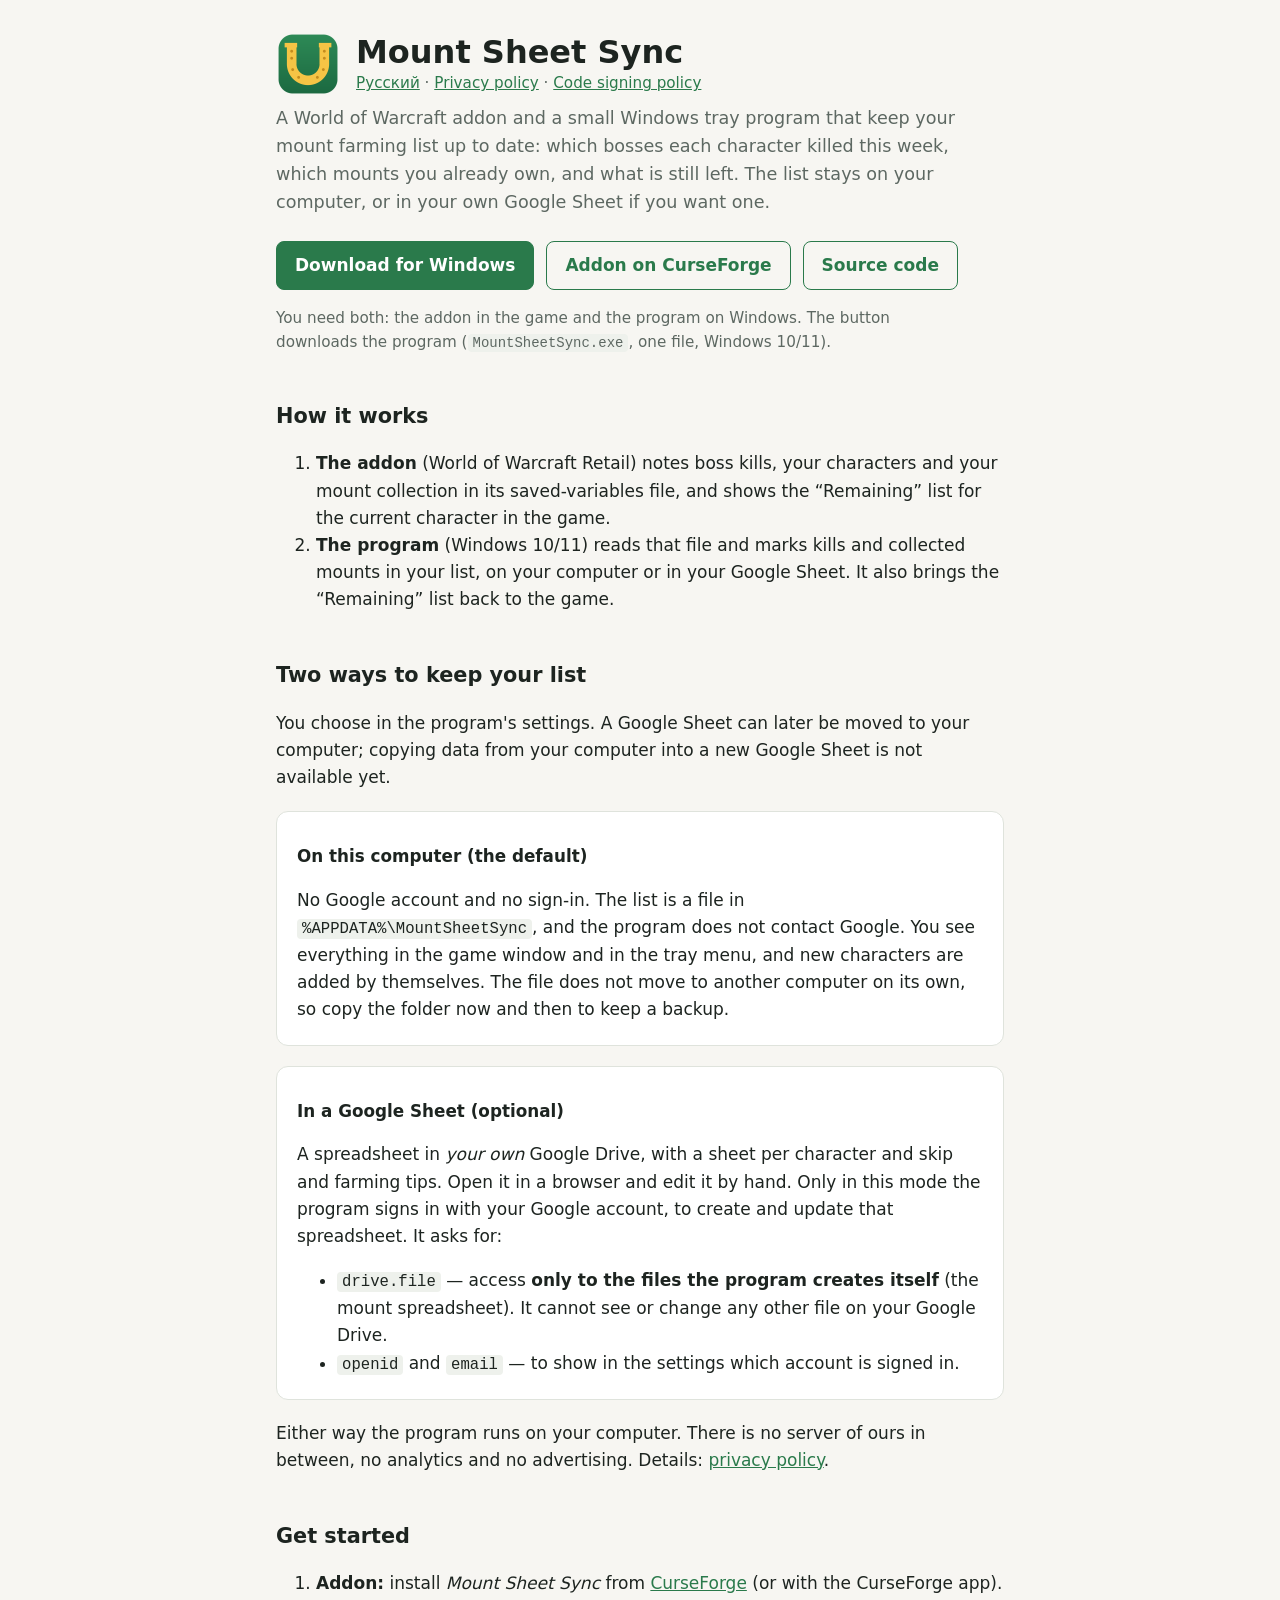
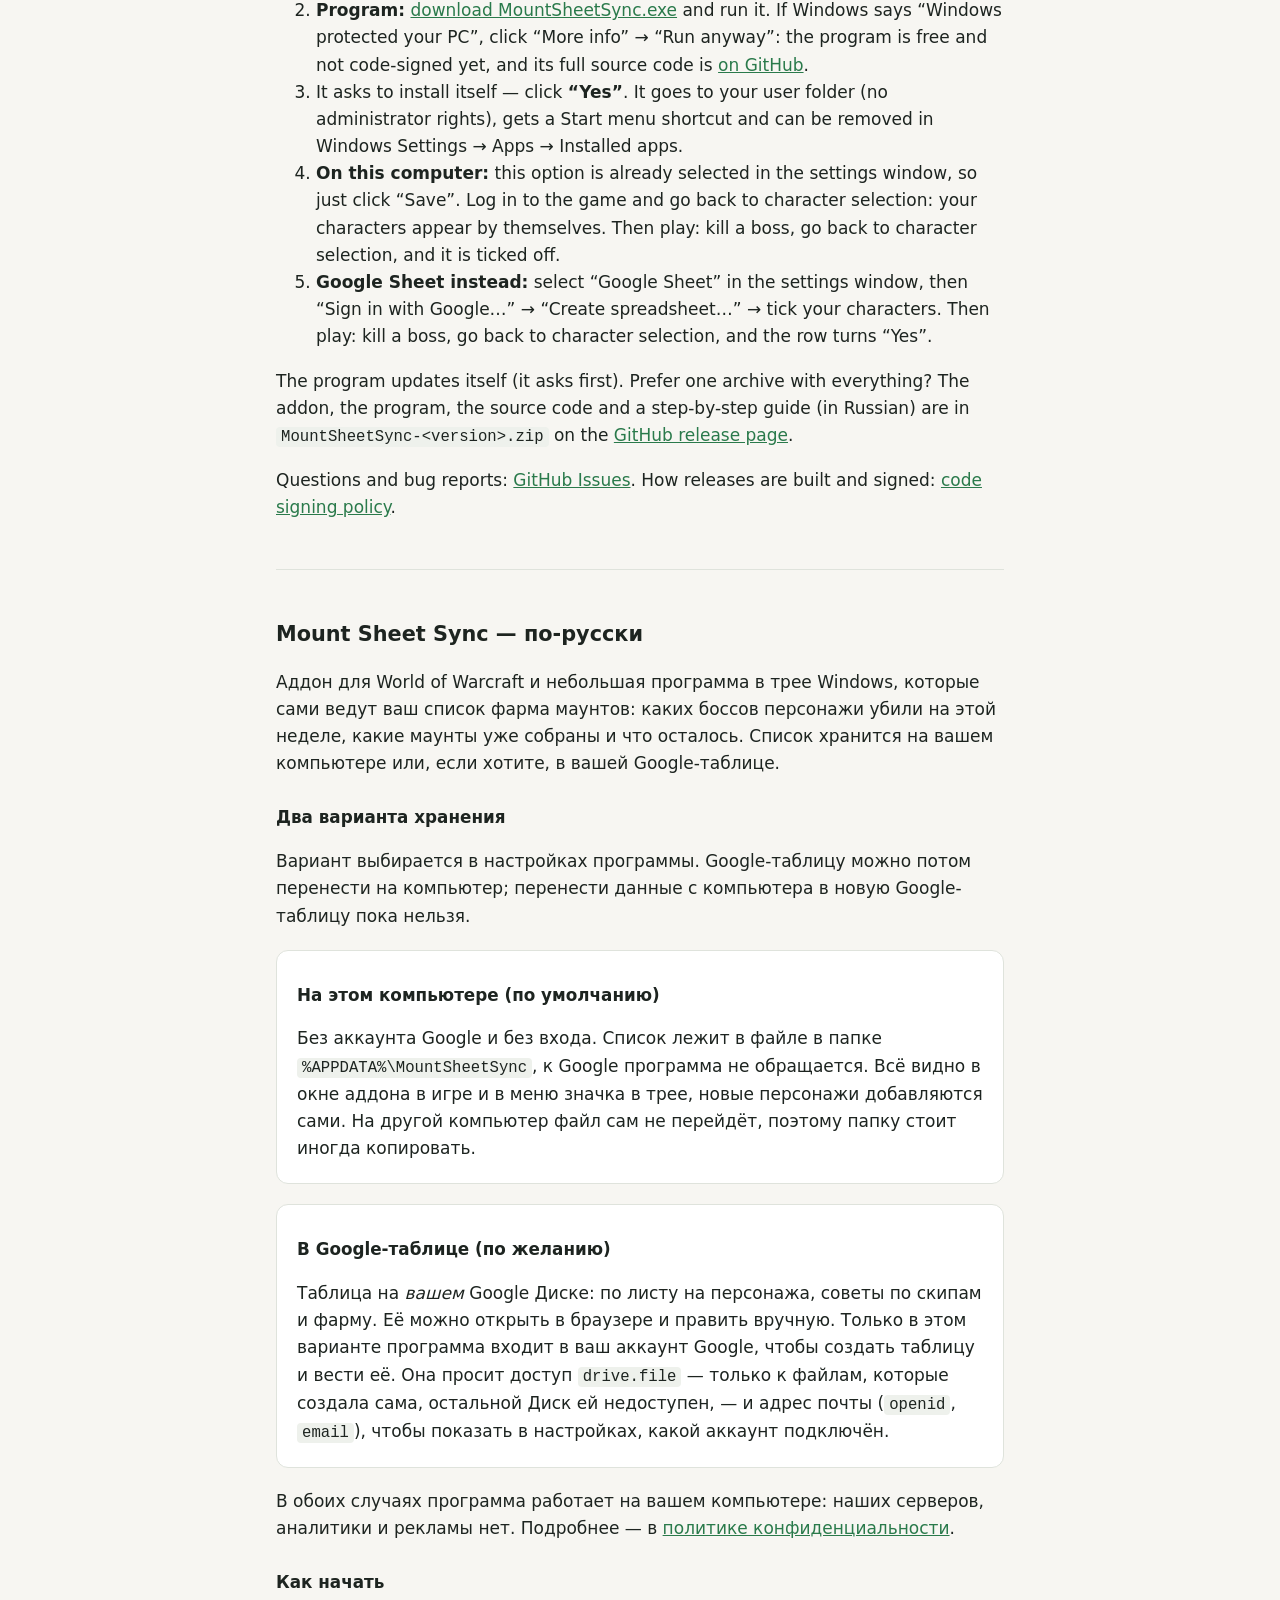
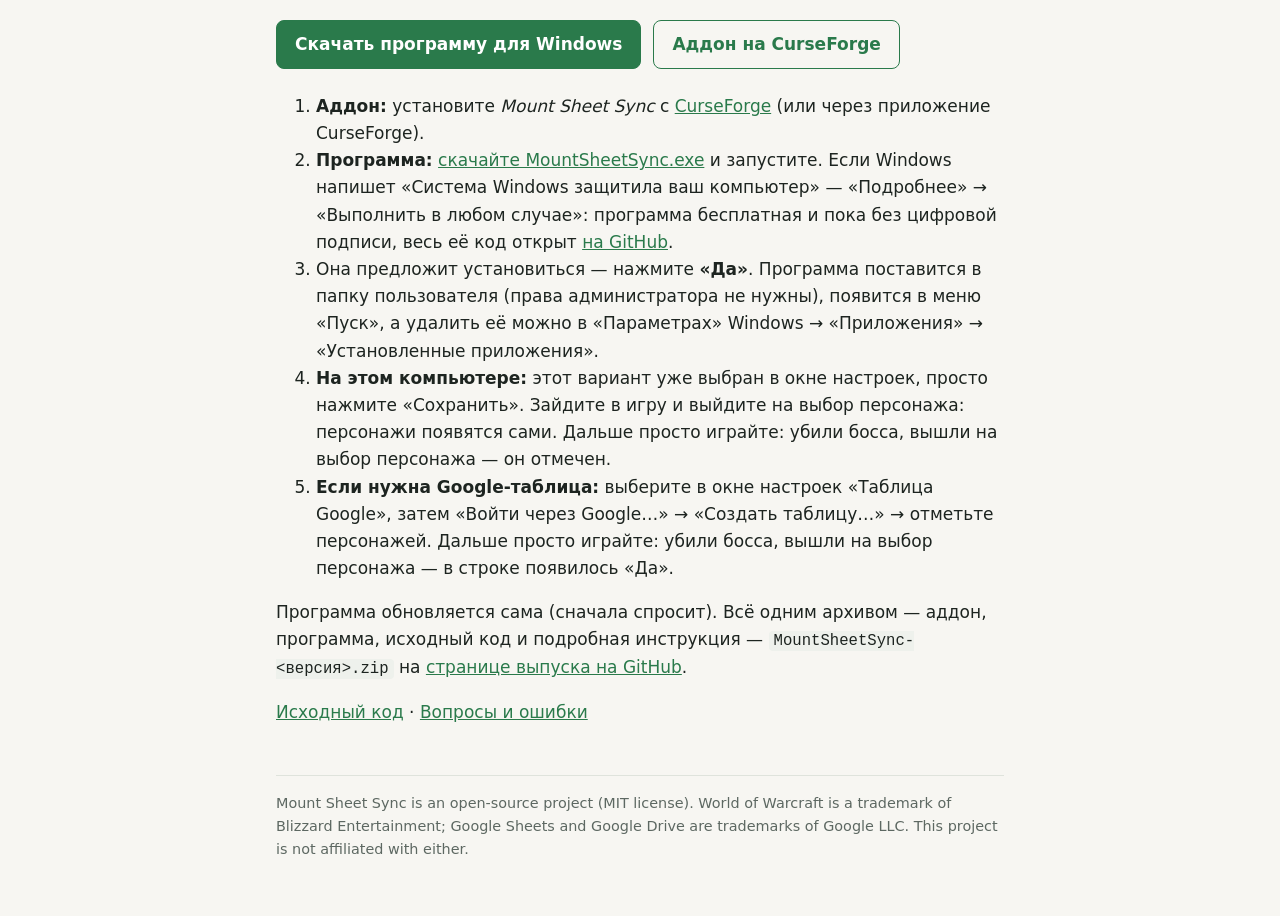
<file: index.html>
<!doctype html>
<html lang="en">
<head>
<meta charset="utf-8">
<meta name="google-site-verification" content="HjjL_WrsnBHlThyc2jDRRkX_22MiPHdkxiM_3FD29Pc">
<meta name="viewport" content="width=device-width, initial-scale=1">
<title>Mount Sheet Sync</title>
<meta name="description" content="A World of Warcraft addon and a Windows tray program that track mount farming across your characters: on your computer, or in a Google Sheet if you want one.">
<link rel="icon" href="favicon.png">
<link rel="stylesheet" href="style.css">
</head>
<body>
<main>
<header>
  <img src="logo.png" alt="">
  <div>
    <h1>Mount Sheet Sync</h1>
    <div class="langs"><a href="#ru">Русский</a> · <a href="privacy.html">Privacy policy</a> · <a href="code-signing.html">Code signing policy</a></div>
  </div>
</header>
<p class="lead">A World of Warcraft addon and a small Windows tray program that keep your mount farming list up to
date: which bosses each character killed this week, which mounts you already own, and what is still left. The list stays
on your computer, or in your own Google Sheet if you want one.</p>

<div class="buttons">
  <a class="button primary" href="https://github.com/Zlodyaga/mount-sheet-sync/releases/latest/download/MountSheetSync.exe">Download for Windows</a>
  <a class="button" href="https://www.curseforge.com/wow/addons/mount-sheet-sync">Addon on CurseForge</a>
  <a class="button" href="https://github.com/Zlodyaga/mount-sheet-sync">Source code</a>
</div>
<p class="hint">You need both: the addon in the game and the program on Windows. The button downloads the program
(<code>MountSheetSync.exe</code>, one file, Windows 10/11).</p>

<h2>How it works</h2>
<ol>
  <li><strong>The addon</strong> (World of Warcraft Retail) notes boss kills, your characters and your mount collection
    in its saved-variables file, and shows the “Remaining” list for the current character in the game.</li>
  <li><strong>The program</strong> (Windows 10/11) reads that file and marks kills and collected mounts in your list, on your
    computer or in your Google Sheet. It also brings the “Remaining” list back to the game.</li>
</ol>

<h2>Two ways to keep your list</h2>
<p>You choose in the program's settings. A Google Sheet can later be moved to your computer; copying data from your
computer into a new Google Sheet is not available yet.</p>
<div class="card">
<h3>On this computer (the default)</h3>
<p>No Google account and no sign-in. The list is a file in <code>%APPDATA%\MountSheetSync</code>, and the program does not
contact Google. You see everything in the game window and in the tray menu, and new characters are added by themselves.
The file does not move to another computer on its own, so copy the folder now and then to keep a backup.</p>
</div>
<div class="card">
<h3>In a Google Sheet (optional)</h3>
<p>A spreadsheet in <em>your own</em> Google Drive, with a sheet per character and skip and farming tips. Open it in a
browser and edit it by hand. Only in this mode the program signs in with your Google account, to create and update that
spreadsheet. It asks for:</p>
<ul>
  <li><code>drive.file</code> — access <strong>only to the files the program creates itself</strong>
    (the mount spreadsheet). It cannot see or change any other file on your Google Drive.</li>
  <li><code>openid</code> and <code>email</code> — to show in the settings which account is signed in.</li>
</ul>
</div>
<p>Either way the program runs on your computer. There is no server of ours in between, no analytics and no advertising.
Details: <a href="privacy.html">privacy policy</a>.</p>

<h2>Get started</h2>
<ol>
  <li><strong>Addon:</strong> install <em>Mount Sheet Sync</em> from <a href="https://www.curseforge.com/wow/addons/mount-sheet-sync">CurseForge</a> (or with the
    CurseForge app).</li>
  <li><strong>Program:</strong> <a href="https://github.com/Zlodyaga/mount-sheet-sync/releases/latest/download/MountSheetSync.exe">download MountSheetSync.exe</a> and run it.
    If Windows says “Windows protected your PC”, click “More info” → “Run anyway”: the program is free and not
    code-signed yet, and its full source code is <a href="https://github.com/Zlodyaga/mount-sheet-sync">on GitHub</a>.</li>
  <li>It asks to install itself — click <strong>“Yes”</strong>. It goes to your user folder (no administrator rights),
    gets a Start menu shortcut and can be removed in Windows Settings → Apps → Installed apps.</li>
  <li><strong>On this computer:</strong> this option is already selected in the settings window, so just click “Save”. Log in
    to the game and go back to character selection: your characters appear by themselves. Then play: kill a boss, go
    back to character selection, and it is ticked off.</li>
  <li><strong>Google Sheet instead:</strong> select “Google Sheet” in the settings window, then “Sign in with Google…” →
    “Create spreadsheet…” → tick your characters. Then play: kill a boss, go back to character selection, and the row
    turns “Yes”.</li>
</ol>
<p>The program updates itself (it asks first). Prefer one archive with everything? The addon, the program, the source
code and a step-by-step guide (in Russian) are in <code>MountSheetSync-&lt;version&gt;.zip</code> on the
<a href="https://github.com/Zlodyaga/mount-sheet-sync/releases/latest">GitHub release page</a>.</p>
<p>Questions and bug reports: <a href="https://github.com/Zlodyaga/mount-sheet-sync/issues">GitHub Issues</a>.
How releases are built and signed: <a href="code-signing.html">code signing policy</a>.</p>

<hr>

<section id="ru" lang="ru">
<h2>Mount Sheet Sync — по-русски</h2>
<p>Аддон для World of Warcraft и небольшая программа в трее Windows, которые сами ведут ваш список фарма маунтов:
каких боссов персонажи убили на этой неделе, какие маунты уже собраны и что осталось. Список хранится на вашем
компьютере или, если хотите, в вашей Google-таблице.</p>
<h3>Два варианта хранения</h3>
<p>Вариант выбирается в настройках программы. Google-таблицу можно потом перенести на компьютер; перенести данные с
компьютера в новую Google-таблицу пока нельзя.</p>
<div class="card">
<h3>На этом компьютере (по умолчанию)</h3>
<p>Без аккаунта Google и без входа. Список лежит в файле в папке <code>%APPDATA%\MountSheetSync</code>, к Google программа
не обращается. Всё видно в окне аддона в игре и в меню значка в трее, новые персонажи добавляются сами. На другой
компьютер файл сам не перейдёт, поэтому папку стоит иногда копировать.</p>
</div>
<div class="card">
<h3>В Google-таблице (по желанию)</h3>
<p>Таблица на <em>вашем</em> Google Диске: по листу на персонажа, советы по скипам и фарму. Её можно открыть в браузере и
править вручную. Только в этом варианте программа входит в ваш аккаунт Google, чтобы создать таблицу и вести её. Она
просит доступ <code>drive.file</code> — только к файлам, которые создала сама, остальной Диск ей недоступен, — и адрес
почты (<code>openid</code>, <code>email</code>), чтобы показать в настройках, какой аккаунт подключён.</p>
</div>
<p>В обоих случаях программа работает на вашем компьютере: наших серверов, аналитики и рекламы нет. Подробнее — в
<a href="privacy.html#ru">политике конфиденциальности</a>.</p>
<h3>Как начать</h3>
<div class="buttons">
  <a class="button primary" href="https://github.com/Zlodyaga/mount-sheet-sync/releases/latest/download/MountSheetSync.exe">Скачать программу для Windows</a>
  <a class="button" href="https://www.curseforge.com/wow/addons/mount-sheet-sync">Аддон на CurseForge</a>
</div>
<ol>
  <li><strong>Аддон:</strong> установите <em>Mount Sheet Sync</em> с <a href="https://www.curseforge.com/wow/addons/mount-sheet-sync">CurseForge</a> (или через
    приложение CurseForge).</li>
  <li><strong>Программа:</strong> <a href="https://github.com/Zlodyaga/mount-sheet-sync/releases/latest/download/MountSheetSync.exe">скачайте MountSheetSync.exe</a> и запустите. Если Windows напишет
    «Система Windows защитила ваш компьютер» — «Подробнее» → «Выполнить в любом случае»: программа бесплатная и пока
    без цифровой подписи, весь её код открыт <a href="https://github.com/Zlodyaga/mount-sheet-sync">на GitHub</a>.</li>
  <li>Она предложит установиться — нажмите <strong>«Да»</strong>. Программа поставится в папку пользователя (права
    администратора не нужны), появится в меню «Пуск», а удалить её можно в «Параметрах» Windows → «Приложения» →
    «Установленные приложения».</li>
  <li><strong>На этом компьютере:</strong> этот вариант уже выбран в окне настроек, просто нажмите «Сохранить». Зайдите в
    игру и выйдите на выбор персонажа: персонажи появятся сами. Дальше просто играйте: убили босса, вышли на выбор
    персонажа — он отмечен.</li>
  <li><strong>Если нужна Google-таблица:</strong> выберите в окне настроек «Таблица Google», затем «Войти через Google…» →
    «Создать таблицу…» → отметьте персонажей. Дальше просто играйте: убили босса, вышли на выбор персонажа — в строке
    появилось «Да».</li>
</ol>
<p>Программа обновляется сама (сначала спросит). Всё одним архивом — аддон, программа, исходный код и подробная
инструкция — <code>MountSheetSync-&lt;версия&gt;.zip</code> на <a href="https://github.com/Zlodyaga/mount-sheet-sync/releases/latest">странице выпуска на GitHub</a>.</p>
<p><a href="https://github.com/Zlodyaga/mount-sheet-sync">Исходный код</a> ·
<a href="https://github.com/Zlodyaga/mount-sheet-sync/issues">Вопросы и ошибки</a></p>
</section>

<footer>
Mount Sheet Sync is an open-source project (MIT license). World of Warcraft is a trademark of Blizzard Entertainment;
Google Sheets and Google Drive are trademarks of Google LLC. This project is not affiliated with either.
</footer>
</main>
</body>
</html>
</file>
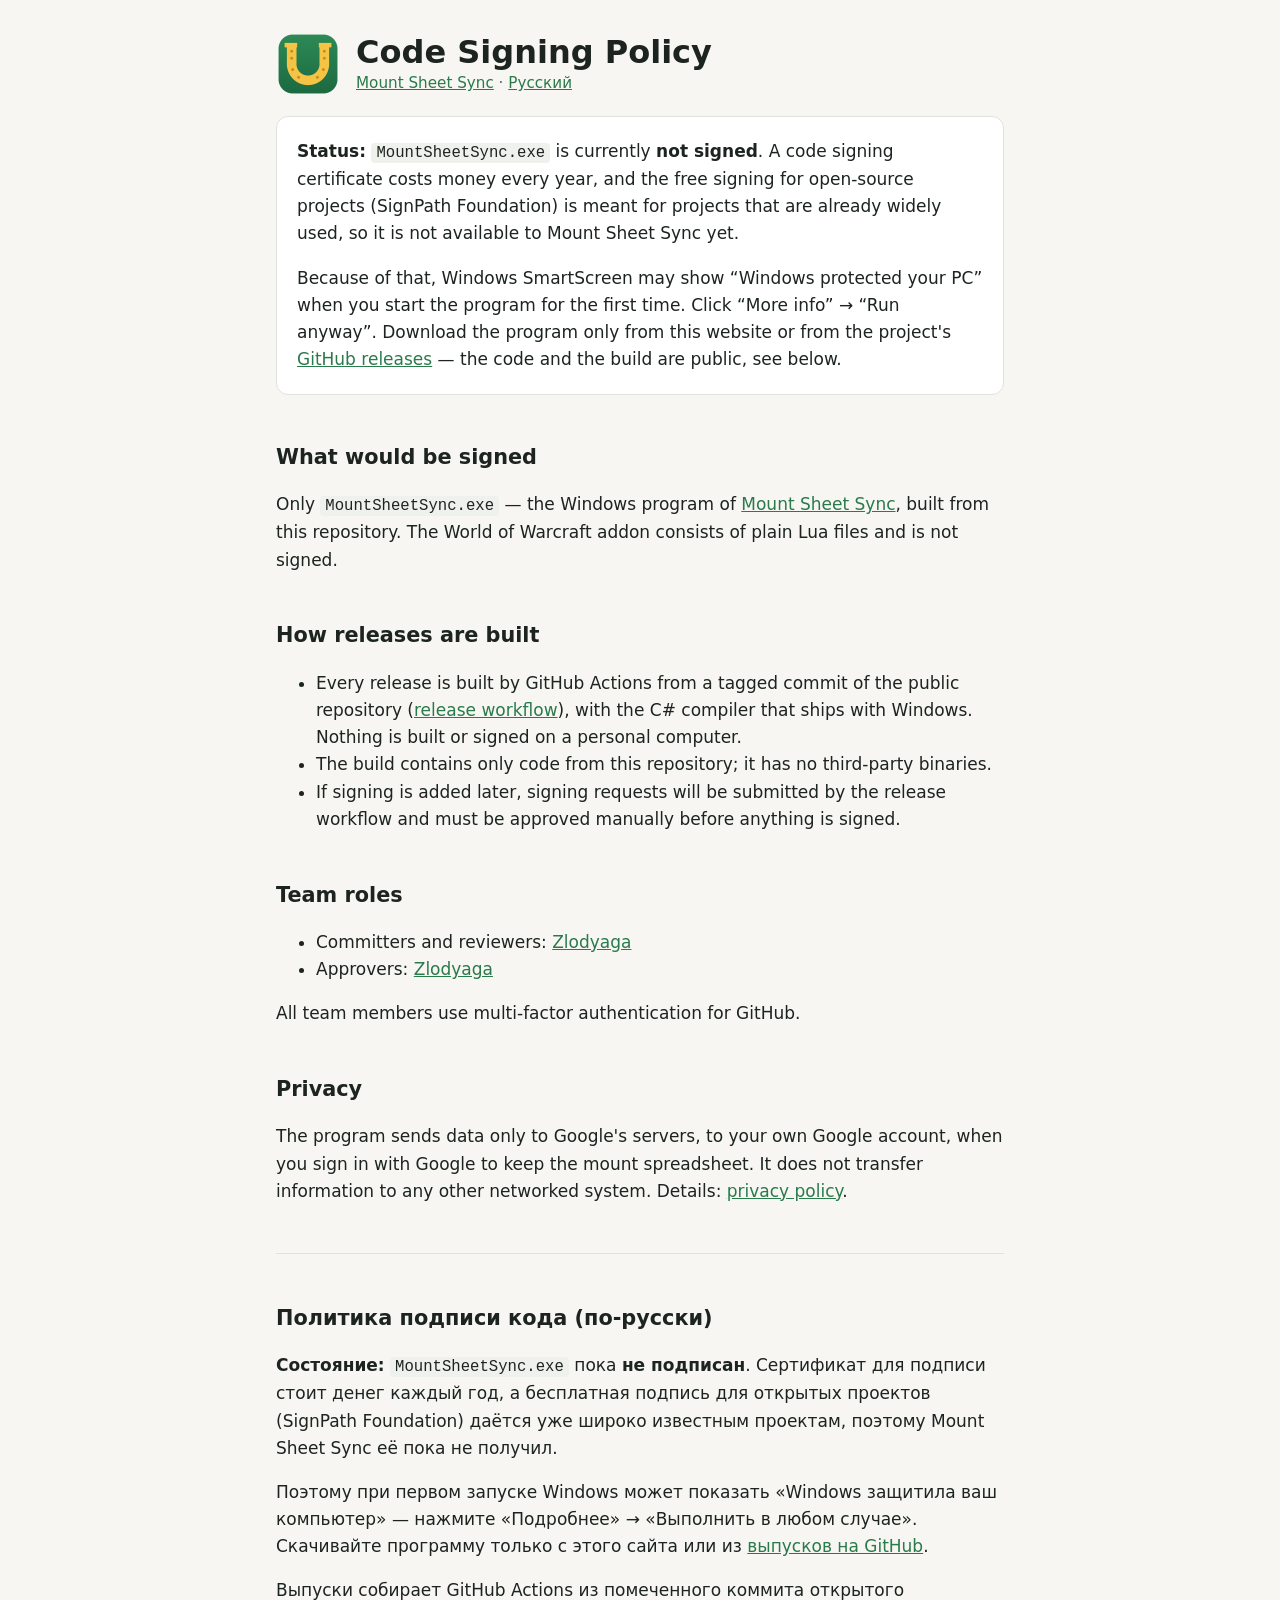
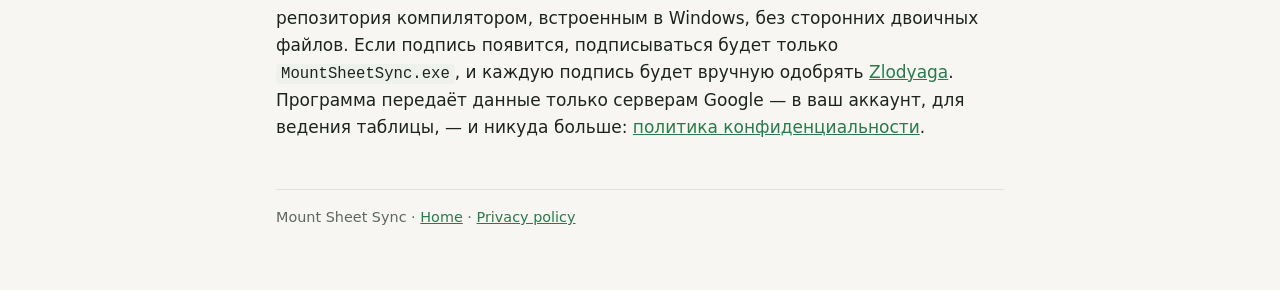
<file: code-signing.html>
<!doctype html>
<html lang="en">
<head>
<meta charset="utf-8">
<meta name="google-site-verification" content="HjjL_WrsnBHlThyc2jDRRkX_22MiPHdkxiM_3FD29Pc">
<meta name="viewport" content="width=device-width, initial-scale=1">
<title>Code Signing Policy · Mount Sheet Sync</title>
<link rel="icon" href="favicon.png">
<link rel="stylesheet" href="style.css">
</head>
<body>
<main>
<header>
  <img src="logo.png" alt="">
  <div>
    <h1>Code Signing Policy</h1>
    <div class="langs"><a href="index.html">Mount Sheet Sync</a> · <a href="#ru">Русский</a></div>
  </div>
</header>

<div class="card">
<p><strong>Status:</strong> <code>MountSheetSync.exe</code> is currently <strong>not signed</strong>. A code signing
certificate costs money every year, and the free signing for open-source projects (SignPath Foundation) is meant for
projects that are already widely used, so it is not available to Mount Sheet Sync yet.</p>
<p>Because of that, Windows SmartScreen may show “Windows protected your PC” when you start the program for the first
time. Click “More info” → “Run anyway”. Download the program only from this website or from the project's
<a href="https://github.com/Zlodyaga/mount-sheet-sync/releases">GitHub releases</a> — the code and the build are public,
see below.</p>
</div>

<h2>What would be signed</h2>
<p>Only <code>MountSheetSync.exe</code> — the Windows program of
<a href="https://github.com/Zlodyaga/mount-sheet-sync">Mount Sheet Sync</a>, built from this repository. The World of
Warcraft addon consists of plain Lua files and is not signed.</p>

<h2>How releases are built</h2>
<ul>
  <li>Every release is built by GitHub Actions from a tagged commit of the public repository
    (<a href="https://github.com/Zlodyaga/mount-sheet-sync/blob/main/.github/workflows/release.yml">release workflow</a>),
    with the C# compiler that ships with Windows. Nothing is built or signed on a personal computer.</li>
  <li>The build contains only code from this repository; it has no third-party binaries.</li>
  <li>If signing is added later, signing requests will be submitted by the release workflow and must be approved
    manually before anything is signed.</li>
</ul>

<h2>Team roles</h2>
<ul>
  <li>Committers and reviewers: <a href="https://github.com/Zlodyaga">Zlodyaga</a></li>
  <li>Approvers: <a href="https://github.com/Zlodyaga">Zlodyaga</a></li>
</ul>
<p>All team members use multi-factor authentication for GitHub.</p>

<h2>Privacy</h2>
<p>The program sends data only to Google's servers, to your own Google account, when you sign in with Google to keep the
mount spreadsheet. It does not transfer information to any other networked system. Details:
<a href="privacy.html">privacy policy</a>.</p>

<hr>
<section id="ru" lang="ru">
<h2>Политика подписи кода (по-русски)</h2>
<p><strong>Состояние:</strong> <code>MountSheetSync.exe</code> пока <strong>не подписан</strong>. Сертификат для
подписи стоит денег каждый год, а бесплатная подпись для открытых проектов (SignPath Foundation) даётся уже широко
известным проектам, поэтому Mount Sheet Sync её пока не получил.</p>
<p>Поэтому при первом запуске Windows может показать «Windows защитила ваш компьютер» — нажмите «Подробнее» →
«Выполнить в любом случае». Скачивайте программу только с этого сайта или из
<a href="https://github.com/Zlodyaga/mount-sheet-sync/releases">выпусков на GitHub</a>.</p>
<p>Выпуски собирает GitHub Actions из помеченного коммита открытого репозитория компилятором, встроенным в Windows,
без сторонних двоичных файлов. Если подпись появится, подписываться будет только <code>MountSheetSync.exe</code>, и
каждую подпись будет вручную одобрять <a href="https://github.com/Zlodyaga">Zlodyaga</a>. Программа передаёт данные только серверам Google — в ваш аккаунт,
для ведения таблицы, — и никуда больше: <a href="privacy.html#ru">политика конфиденциальности</a>.</p>
</section>

<footer>Mount Sheet Sync · <a href="index.html">Home</a> · <a href="privacy.html">Privacy policy</a></footer>
</main>
</body>
</html>
</file>
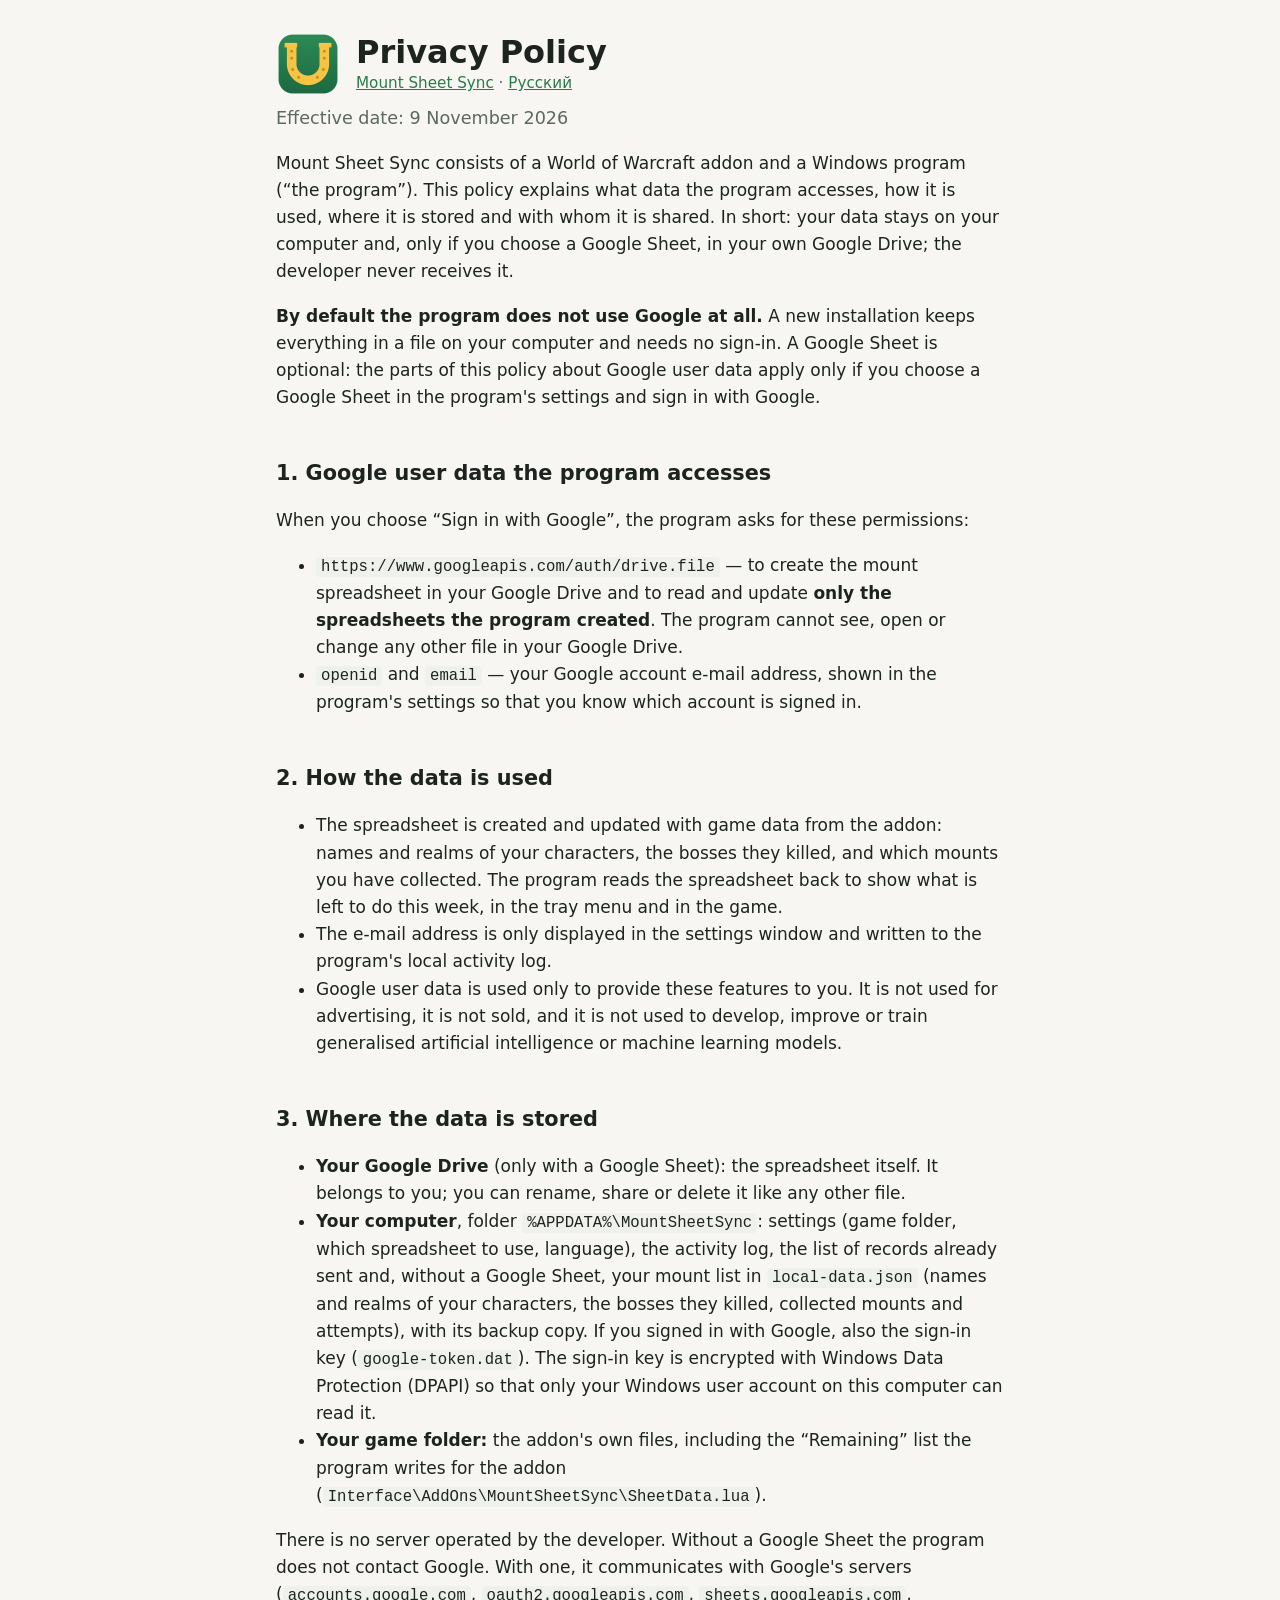
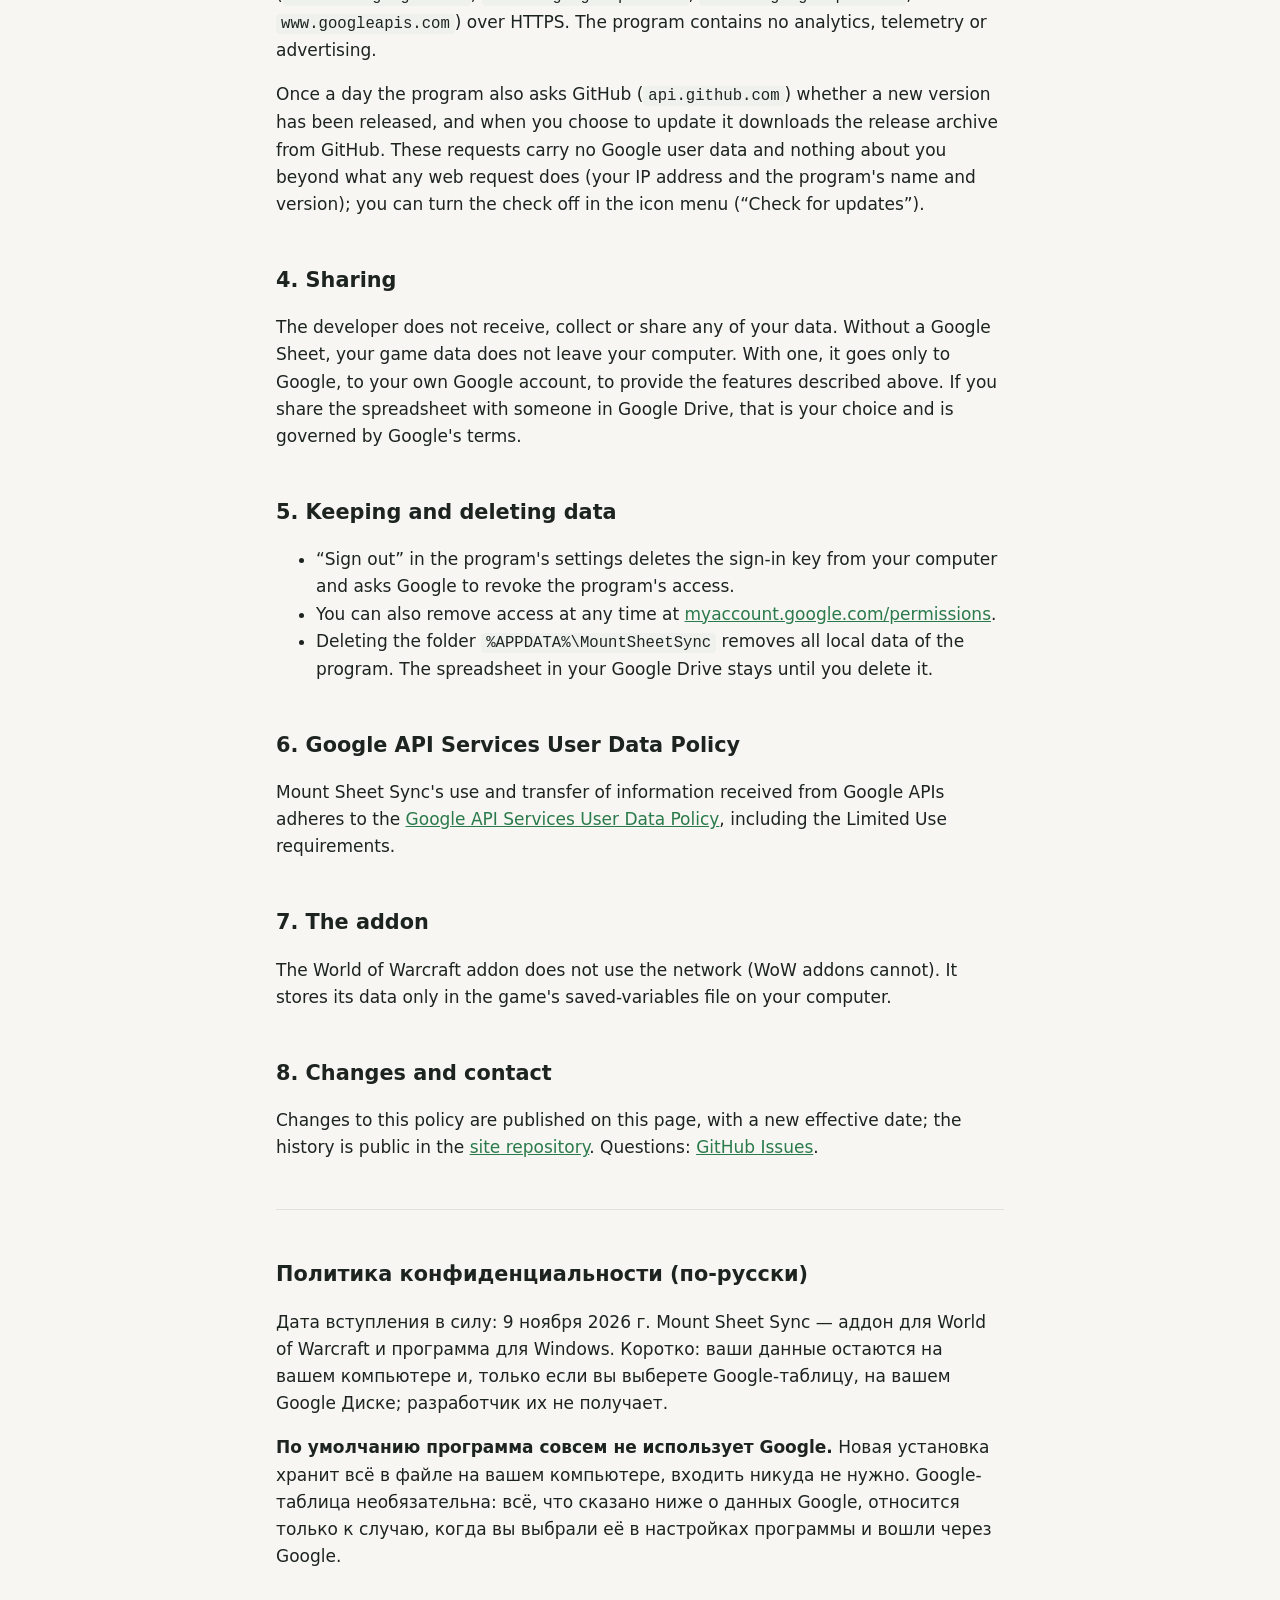
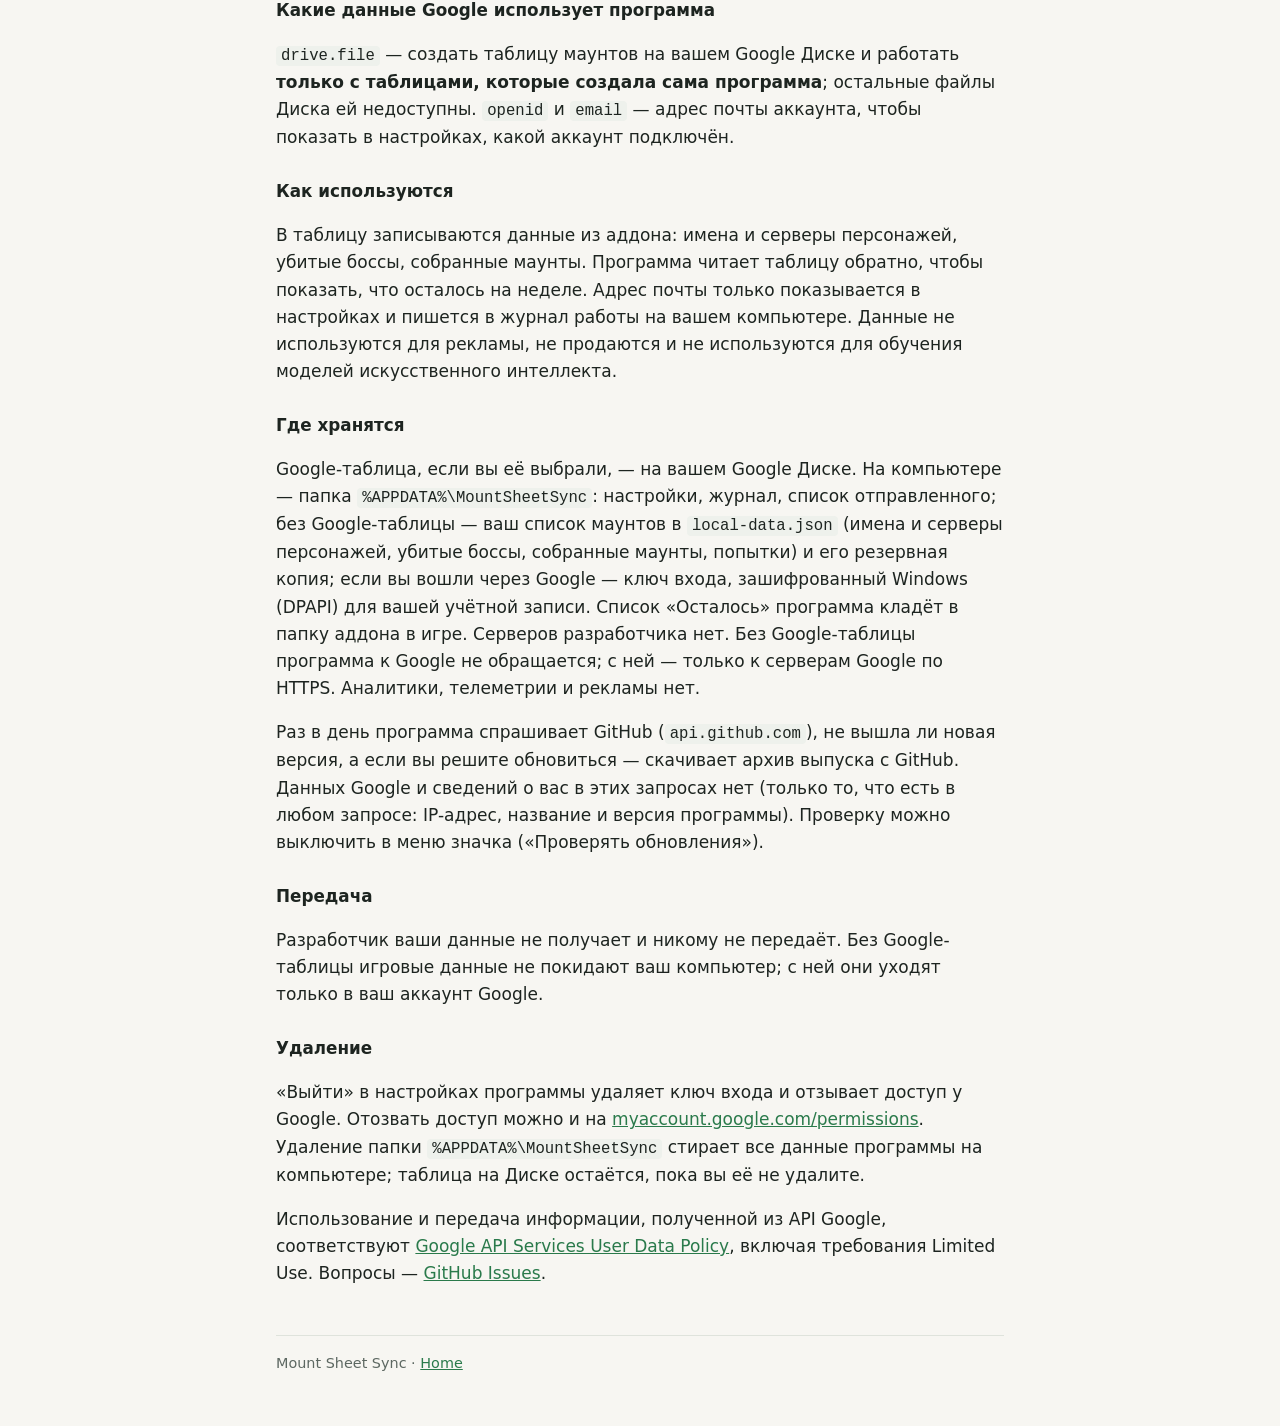
<file: privacy.html>
<!doctype html>
<html lang="en">
<head>
<meta charset="utf-8">
<meta name="google-site-verification" content="HjjL_WrsnBHlThyc2jDRRkX_22MiPHdkxiM_3FD29Pc">
<meta name="viewport" content="width=device-width, initial-scale=1">
<title>Privacy Policy · Mount Sheet Sync</title>
<meta name="description" content="How Mount Sheet Sync accesses, uses, stores and shares Google user data.">
<link rel="icon" href="favicon.png">
<link rel="stylesheet" href="style.css">
</head>
<body>
<main>
<header>
  <img src="logo.png" alt="">
  <div>
    <h1>Privacy Policy</h1>
    <div class="langs"><a href="index.html">Mount Sheet Sync</a> · <a href="#ru">Русский</a></div>
  </div>
</header>
<p class="lead">Effective date: 9 November 2026</p>

<p>Mount Sheet Sync consists of a World of Warcraft addon and a Windows program (“the program”). This policy explains
what data the program accesses, how it is used, where it is stored and with whom it is shared. In short: your data stays
on your computer and, only if you choose a Google Sheet, in your own Google Drive; the developer never receives it.</p>

<p><strong>By default the program does not use Google at all.</strong> A new installation keeps everything in a file on
your computer and needs no sign-in. A Google Sheet is optional: the parts of this policy about Google user data apply
only if you choose a Google Sheet in the program's settings and sign in with Google.</p>

<h2>1. Google user data the program accesses</h2>
<p>When you choose “Sign in with Google”, the program asks for these permissions:</p>
<ul>
  <li><code>https://www.googleapis.com/auth/drive.file</code> — to create the mount spreadsheet in your Google Drive and
    to read and update <strong>only the spreadsheets the program created</strong>. The program cannot see, open or
    change any other file in your Google Drive.</li>
  <li><code>openid</code> and <code>email</code> — your Google account e-mail address, shown in the program's settings so
    that you know which account is signed in.</li>
</ul>

<h2>2. How the data is used</h2>
<ul>
  <li>The spreadsheet is created and updated with game data from the addon: names and realms of your characters, the
    bosses they killed, and which mounts you have collected. The program reads the spreadsheet back to show what is
    left to do this week, in the tray menu and in the game.</li>
  <li>The e-mail address is only displayed in the settings window and written to the program's local activity log.</li>
  <li>Google user data is used only to provide these features to you. It is not used for advertising, it is not sold,
    and it is not used to develop, improve or train generalised artificial intelligence or machine learning models.</li>
</ul>

<h2>3. Where the data is stored</h2>
<ul>
  <li><strong>Your Google Drive</strong> (only with a Google Sheet): the spreadsheet itself. It belongs to you; you can rename, share or delete it
    like any other file.</li>
  <li><strong>Your computer</strong>, folder <code>%APPDATA%\MountSheetSync</code>: settings (game folder, which spreadsheet
    to use, language), the activity log, the list of records already sent and, without a Google Sheet, your mount list
    in <code>local-data.json</code> (names and realms of your characters, the bosses they killed, collected mounts and
    attempts), with its backup copy. If you signed in with Google, also the sign-in key
    (<code>google-token.dat</code>). The sign-in key is encrypted with Windows Data Protection (DPAPI) so that only your
    Windows user account on this computer can read it.</li>
  <li><strong>Your game folder:</strong> the addon's own files, including the “Remaining” list the program writes for
    the addon (<code>Interface\AddOns\MountSheetSync\SheetData.lua</code>).</li>
</ul>
<p>There is no server operated by the developer. Without a Google Sheet the program does not contact Google. With one, it
communicates with Google's servers (<code>accounts.google.com</code>, <code>oauth2.googleapis.com</code>, <code>sheets.googleapis.com</code>,
<code>www.googleapis.com</code>) over HTTPS. The program contains no analytics, telemetry or advertising.</p>
<p>Once a day the program also asks GitHub (<code>api.github.com</code>) whether a new version has been released, and
when you choose to update it downloads the release archive from GitHub. These requests carry no Google user data and
nothing about you beyond what any web request does (your IP address and the program's name and version); you can turn
the check off in the icon menu (“Check for updates”).</p>

<h2>4. Sharing</h2>
<p>The developer does not receive, collect or share any of your data. Without a Google Sheet, your game data does not leave your
computer. With one, it goes only to Google, to your own Google account, to provide the features described above. If you share the spreadsheet with someone in Google
Drive, that is your choice and is governed by Google's terms.</p>

<h2>5. Keeping and deleting data</h2>
<ul>
  <li>“Sign out” in the program's settings deletes the sign-in key from your computer and asks Google to revoke the
    program's access.</li>
  <li>You can also remove access at any time at
    <a href="https://myaccount.google.com/permissions">myaccount.google.com/permissions</a>.</li>
  <li>Deleting the folder <code>%APPDATA%\MountSheetSync</code> removes all local data of the program. The spreadsheet in
    your Google Drive stays until you delete it.</li>
</ul>

<h2>6. Google API Services User Data Policy</h2>
<p>Mount Sheet Sync's use and transfer of information received from Google APIs adheres to the
<a href="https://developers.google.com/terms/api-services-user-data-policy">Google API Services User Data Policy</a>,
including the Limited Use requirements.</p>

<h2>7. The addon</h2>
<p>The World of Warcraft addon does not use the network (WoW addons cannot). It stores its data only in the game's
saved-variables file on your computer.</p>

<h2>8. Changes and contact</h2>
<p>Changes to this policy are published on this page, with a new effective date; the history is public in the
<a href="https://github.com/Zlodyaga/zlodyaga.github.io">site repository</a>. Questions:
<a href="https://github.com/Zlodyaga/mount-sheet-sync/issues">GitHub Issues</a>.</p>

<hr>

<section id="ru" lang="ru">
<h2>Политика конфиденциальности (по-русски)</h2>
<p>Дата вступления в силу: 9 ноября 2026 г. Mount Sheet Sync — аддон для World of Warcraft и программа для Windows.
Коротко: ваши данные остаются на вашем компьютере и, только если вы выберете Google-таблицу, на вашем Google Диске;
разработчик их не получает.</p>
<p><strong>По умолчанию программа совсем не использует Google.</strong> Новая установка хранит всё в файле на вашем
компьютере, входить никуда не нужно. Google-таблица необязательна: всё, что сказано ниже о данных Google, относится
только к случаю, когда вы выбрали её в настройках программы и вошли через Google.</p>
<h3>Какие данные Google использует программа</h3>
<p><code>drive.file</code> — создать таблицу маунтов на вашем Google Диске и работать <strong>только с таблицами,
которые создала сама программа</strong>; остальные файлы Диска ей недоступны. <code>openid</code> и
<code>email</code> — адрес почты аккаунта, чтобы показать в настройках, какой аккаунт подключён.</p>
<h3>Как используются</h3>
<p>В таблицу записываются данные из аддона: имена и серверы персонажей, убитые боссы, собранные маунты. Программа читает
таблицу обратно, чтобы показать, что осталось на неделе. Адрес почты только показывается в настройках и пишется в
журнал работы на вашем компьютере. Данные не используются для рекламы, не продаются и не используются для обучения
моделей искусственного интеллекта.</p>
<h3>Где хранятся</h3>
<p>Google-таблица, если вы её выбрали, — на вашем Google Диске. На компьютере — папка
<code>%APPDATA%\MountSheetSync</code>: настройки, журнал, список отправленного; без Google-таблицы — ваш список маунтов
в <code>local-data.json</code> (имена и серверы персонажей, убитые боссы, собранные маунты, попытки) и его резервная
копия; если вы вошли через Google — ключ входа, зашифрованный Windows (DPAPI) для вашей учётной записи. Список «Осталось»
программа кладёт в папку аддона в игре. Серверов разработчика нет. Без Google-таблицы программа к Google не обращается; с ней — только к
серверам Google по HTTPS. Аналитики, телеметрии и рекламы нет.</p>
<p>Раз в день программа спрашивает GitHub (<code>api.github.com</code>), не вышла ли новая версия, а если вы решите
обновиться — скачивает архив выпуска с GitHub. Данных Google и сведений о вас в этих запросах нет (только то, что есть в
любом запросе: IP-адрес, название и версия программы). Проверку можно выключить в меню значка («Проверять обновления»).</p>
<h3>Передача</h3>
<p>Разработчик ваши данные не получает и никому не передаёт. Без Google-таблицы игровые данные не покидают ваш
компьютер; с ней они уходят только в ваш аккаунт Google.</p>
<h3>Удаление</h3>
<p>«Выйти» в настройках программы удаляет ключ входа и отзывает доступ у Google. Отозвать доступ можно и на
<a href="https://myaccount.google.com/permissions">myaccount.google.com/permissions</a>. Удаление папки
<code>%APPDATA%\MountSheetSync</code> стирает все данные программы на компьютере; таблица на Диске остаётся, пока вы
её не удалите.</p>
<p>Использование и передача информации, полученной из API Google, соответствуют
<a href="https://developers.google.com/terms/api-services-user-data-policy">Google API Services User Data Policy</a>,
включая требования Limited Use. Вопросы — <a href="https://github.com/Zlodyaga/mount-sheet-sync/issues">GitHub Issues</a>.</p>
</section>

<footer>Mount Sheet Sync · <a href="index.html">Home</a></footer>
</main>
</body>
</html>
</file>
<file: style.css>
:root {
  --bg: #f7f6f2; --fg: #1d2420; --muted: #5d6862; --card: #ffffff; --line: #dfe3dc;
  --accent: #2a7a4b; --accent-fg: #ffffff; --code: #eef1ec;
}
@media (prefers-color-scheme: dark) {
  :root { --bg: #141815; --fg: #e8ece8; --muted: #a3ada6; --card: #1c221e; --line: #2e3631;
          --accent: #5cc08a; --accent-fg: #0f1a13; --code: #242b26; }
}
* { box-sizing: border-box; }
html { -webkit-text-size-adjust: 100%; }
body { margin: 0; background: var(--bg); color: var(--fg);
       font: 17px/1.6 system-ui, -apple-system, "Segoe UI", Roboto, sans-serif; }
main { max-width: 760px; margin: 0 auto; padding: 32px 16px 64px; }
header { display: flex; gap: 16px; align-items: center; margin-bottom: 8px; }
header img { width: 64px; height: 64px; flex: none; }
h1 { font-size: 2rem; line-height: 1.2; margin: 0; }
h2 { font-size: 1.3rem; margin: 2.2em 0 .5em; }
h3 { font-size: 1.05rem; margin: 1.6em 0 .3em; }
p, li { max-width: 68ch; }
a { color: var(--accent); }
.lead { color: var(--muted); font-size: 1.1rem; margin-top: 4px; }
.langs { font-size: .95rem; color: var(--muted); }
.card { background: var(--card); border: 1px solid var(--line); border-radius: 12px; padding: 4px 20px; margin: 20px 0; }
.buttons { display: flex; flex-wrap: wrap; gap: 12px; margin: 24px 0; }
.button { display: inline-block; padding: 10px 18px; border-radius: 8px; text-decoration: none; font-weight: 600;
          border: 1px solid var(--accent); }
.button.primary { background: var(--accent); color: var(--accent-fg); }
code { background: var(--code); padding: 1px 5px; border-radius: 4px; font-size: .92em; overflow-wrap: anywhere; }
footer { margin-top: 48px; padding-top: 16px; border-top: 1px solid var(--line); color: var(--muted); font-size: .9rem; }
hr { border: 0; border-top: 1px solid var(--line); margin: 48px 0; }
.hint { color: var(--muted); font-size: .95rem; margin-top: -8px; }
</file>
